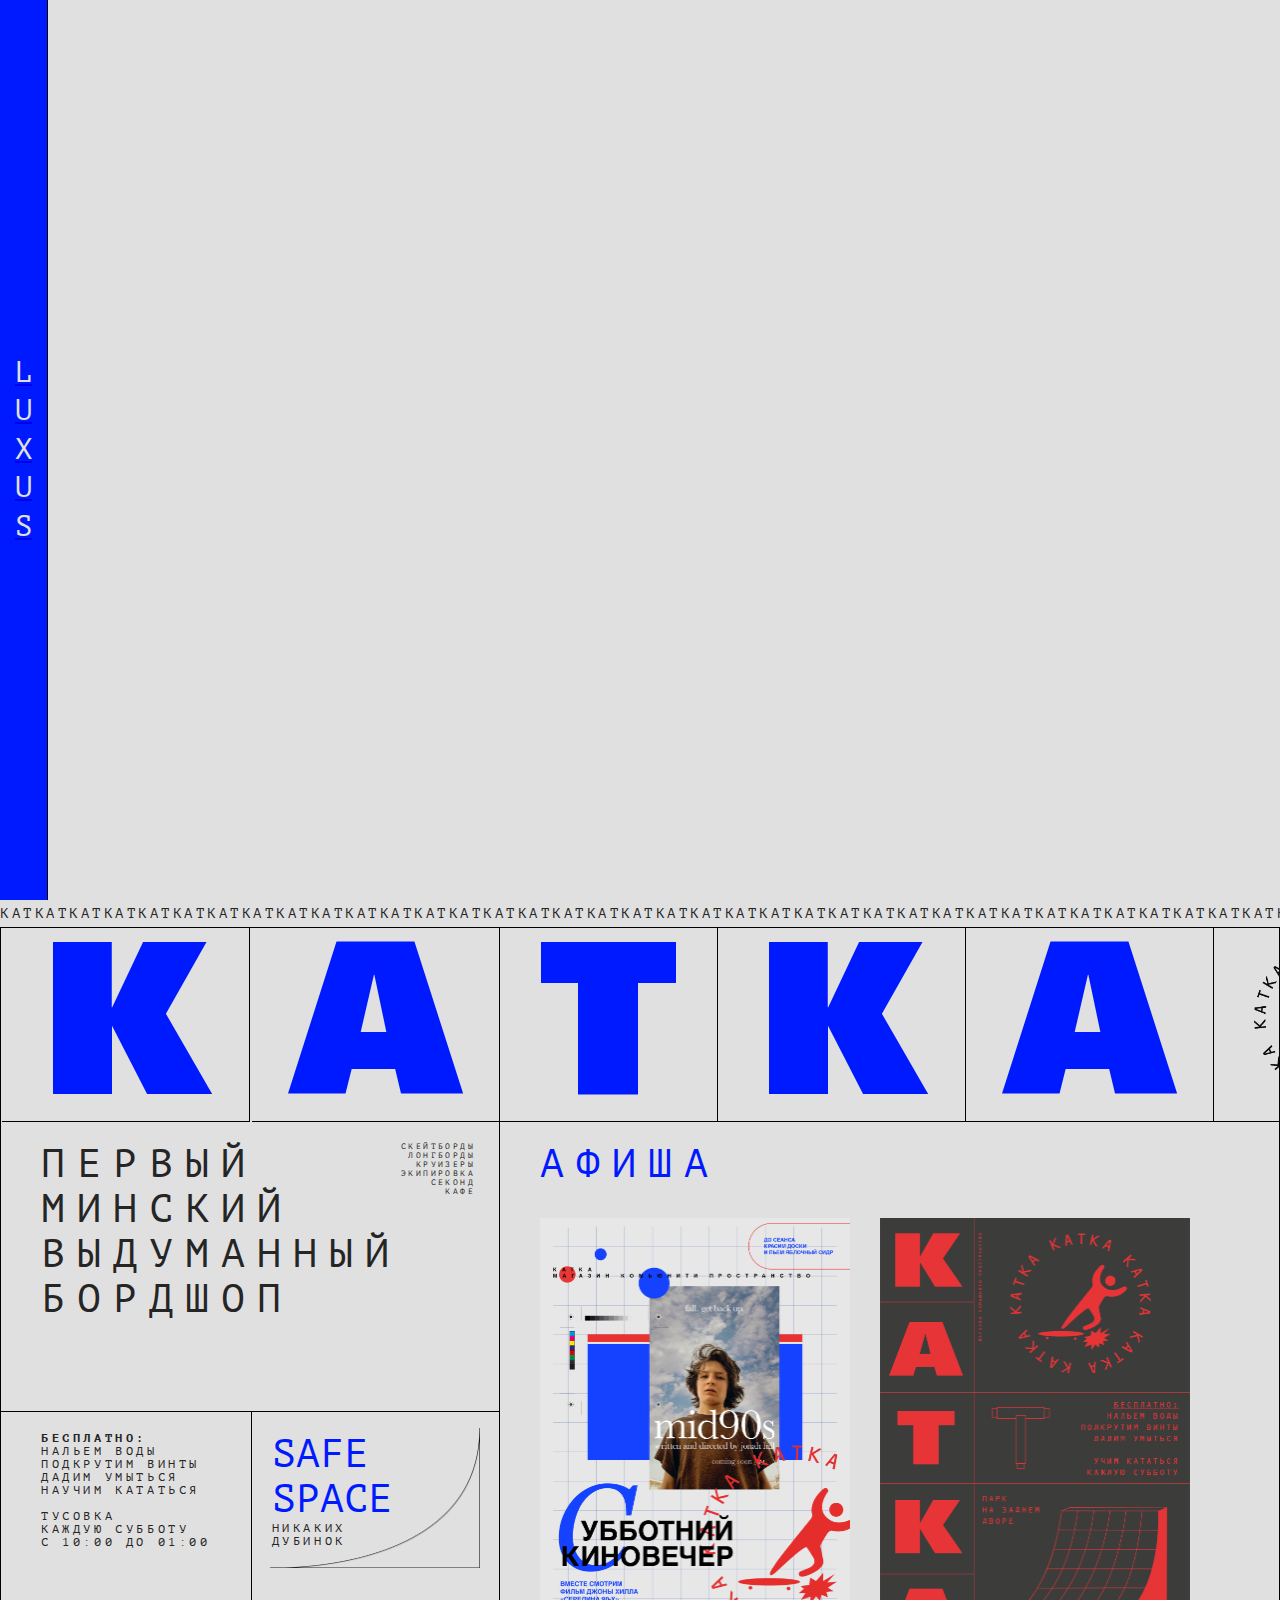
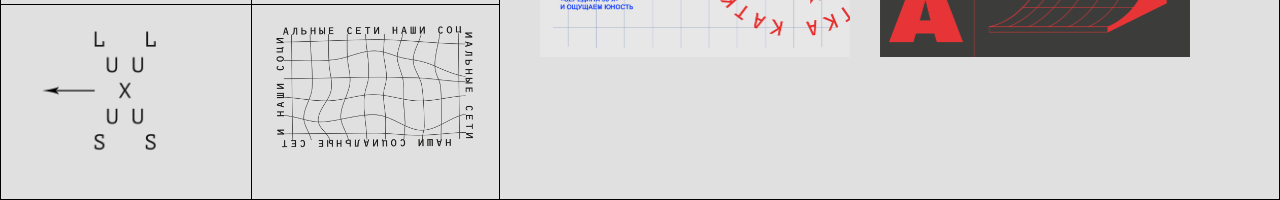
<file: katka.html>
<!DOCTYPE html>
<html lang="en">
<head>
    <meta charset="UTF-8">
    <meta name="viewport" content="width=device-width, initial-scale=1.0">
    <title>KATKA</title>
    <link rel="stylesheet" href="katka.css">
    <link rel="stylesheet" href="fonts.css">
</head>
<body>
<div>
    <a href="index.html"><div class="luxus-button">
        <div class="luxus-button-text">l<br>u<br>x<br>u<br>s</div>
    </div></a>
    <div class="stroka-katka">
        <span>каткаткаткаткаткаткаткаткаткаткаткаткаткаткаткаткаткаткаткаткаткаткаткаткаткаткаткаткаткаткаткаткаткаткаткаткаткаткаткаткаткаткаткаткаткаткаткаткаткаткаткаткаткаткаткаткаткаткаткаткаткаткаткаткаткаткаткаткаткаткаткат</span>
    <div class="katka-grid">
        <div class="div1-2 katka">K</div>
        <div class="div2-2 katka">A</div>
        <div class="div3-2 katka">T</div>
        <div class="div4-2 katka">K</div>
        <div class="div5-2 katka">A</div>
        <div class="div6-2"><img class="katka-logo" src="images/katka-logo.png" width="150px" alt="katka logo"></div>
        <div class="div7-2">
            <div class="first-bordshop">первый<br>минский<br>выдуманный<br>бордшоп</div>
            <div class="shop-items">скейтборды<br>лонгборды<br>круизеры<br>экипировка<br>секонд<br>кафе</div>
        </div>
        <div class="div8-2 katka-text">
            <div><b>бесплатно:</b><br>нальем воды<br>подкрутим винты<br>дадим умыться<br>научим кататься</div>
            <br>
            <div>тусовка<br>каждую субботу<br>с 10:00 до 01:00</div>
        </div>
        <div class="div9-2">
            <div class="safespace">safe<br>space</div>
            <div class="katka-text" >никаких<br>дубинок</div>
            <div><img class="rampa" src="images/rampa-mini.png" width="210px" alt="rampa"></div>
        </div>
        <div class="div10-2">
            <a href="index.html"><img src="images/luxus-left.png" width="150px" alt="back to luxus"></a>
        </div>
        <div class="div11-2">
            <img src="images/social-network.png" width="200px" alt="">
        </div>
        <div class="div12-2 afisha">афиша</div>
        <div class="div13-2">
            <div><img src="images/katkacinema.png" width="310px" style="margin-right: 30px" alt="katka cinema"></div>
            <div><img src="images/katkaposter2.png" width="310px"  alt="katka poster 2"></div>
        </div>
        <div class="div14-2 arrows-katka">d<br>d<br>d</div>
    </div>
</div>
</body>
</html>
</file>
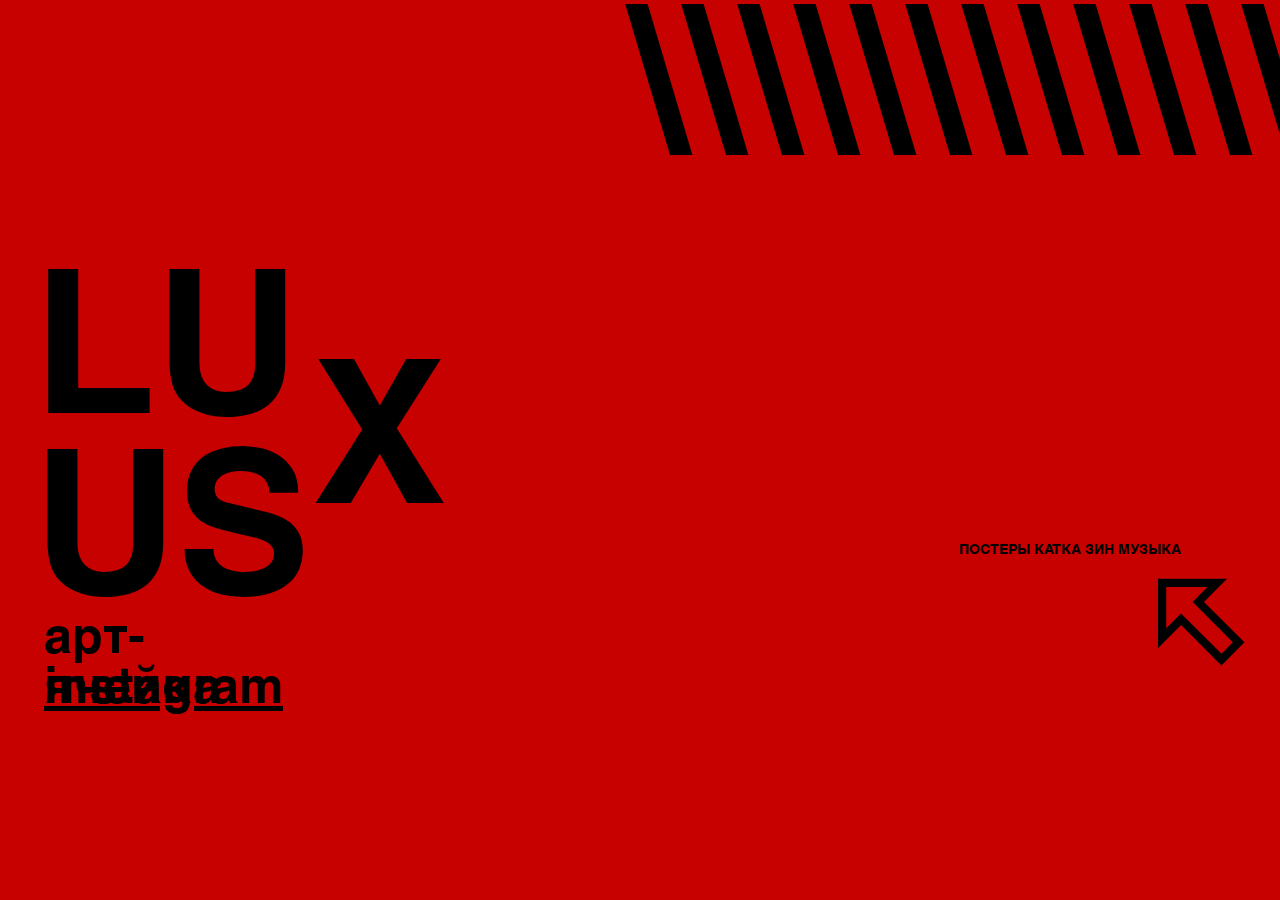
<file: project.html>
<!DOCTYPE html>
<html lang="en">
<head>
    <meta charset="UTF-8">
    <meta name="viewport" content="width=device-width, initial-scale=1.0">
    <title>LUXUSdemo</title>
    <link rel="stylesheet" href="project.css">
    <link rel="stylesheet" href="fonts.css">
</head>
<body>
    <h1 class="slash">\\\\\\\\\\\\</h1>
    <h1 class="logo">LU<br>&nbsp;&nbsp;&nbsp;&nbsp;&nbsp;X<br>US</h1>
    <h2>арт-ячейка</h2>
    <a href="https://www.instagram.com/luxus_suxul/">instagram</a>
    <h3>постеры катка зин музыка</h3>
    <p class="arrow">q</p>
</body>
</html>
</file>
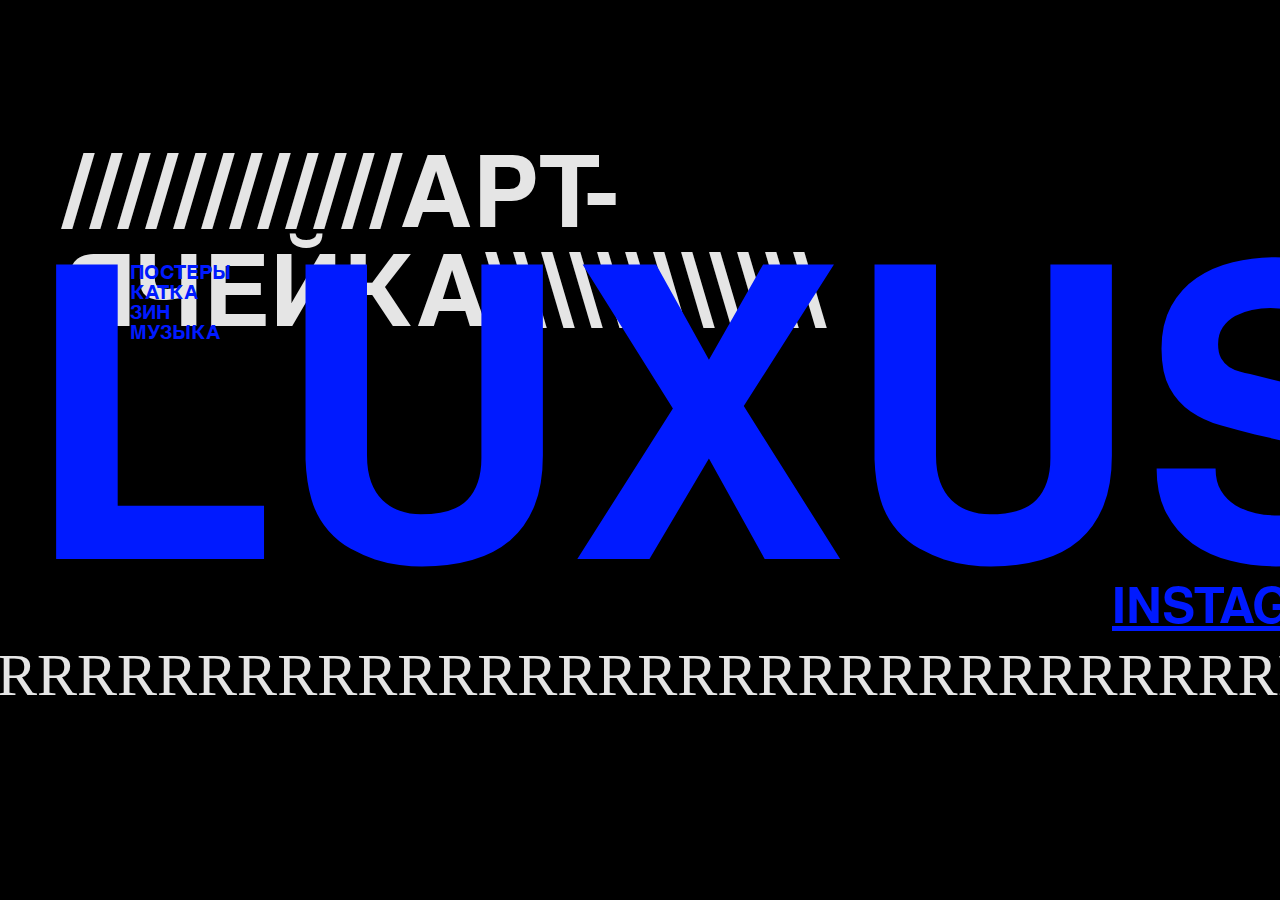
<file: project2.html>
<!DOCTYPE html>
<html lang="en">
<head>
    <meta charset="UTF-8">
    <meta name="viewport" content="width=device-width, initial-scale=1.0">
    <title>Project2</title>
    <link rel="stylesheet" href="project2.css">
    <link rel="stylesheet" href="fonts.css">
</head>
<body>
    <h2>////////////арт-ячейка\\\\\\\\\\\\</h2>
    <h1>luxus</h1>
    <p class="menu">постеры<br>катка<br>зин<br>музыка</p>
    <a href="https://www.instagram.com/luxus_suxul/" class="instagram">instagram</a>
    <p class="cursors">rrrrrrrrrrrrrrrrrrrrrrrrrrrrrrrrrrrrrrrrrr</p>
</body>
</html>
</file>
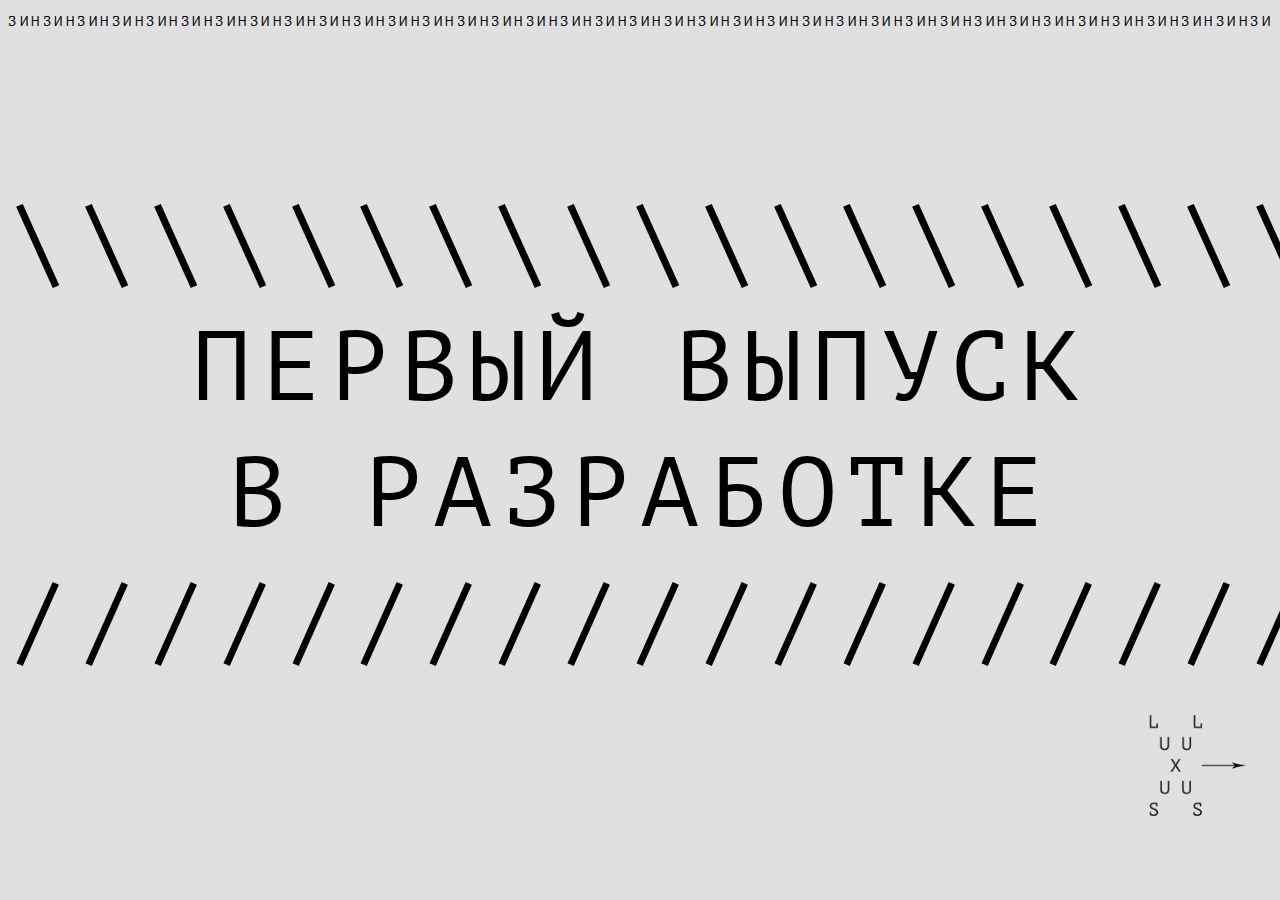
<file: zine.html>
<!DOCTYPE html>
<html lang="en">
<head>
    <meta charset="UTF-8">
    <meta name="viewport" content="width=device-width, initial-scale=1.0">
    <title>Document</title>
    <link rel="stylesheet" href="zine.css">
    <link rel="stylesheet" href="fonts.css">
</head>
<body>
    <div>
        <div class="zine-stroka">
            <div>зинзинзинзинзинзинзинзинзинзинзинзинзинзинзинзинзинзинзинзинзинзинзинзинзинзинзинзинзинзинзинзинзинзинзинзинзинзинзинзинзинзинзинзинзинзинзинзинзинзинзинзинзинзинзинзинзинзинзинзинзинзинзинзинзинзинзинзинзинзинзинзинзинзинзинзинз</div>
    </div> 
    <div>
        <p class="teaser-text-1" >\\\\\\\\\\\\\\\\\\\\\\\<br>первый выпуск<br>в разработке<br>///////////////////////</p>
    </div>
    <div>
        <a href="index.html"><img class="backtoluxus" src="images/luxus-right.png" alt="back to luxus"></a>
    </div>
</body>
</html>
</file>
<file: katka.css>
*,
*::after,
*::before {
    box-sizing: border-box;
}

body {
    background: rgb(224, 224, 224);
    font-family: 'PT Mono';
    color: rgb(37, 37, 37);
    /* text-align: center; */
    margin: 0 auto;
}

.luxus-button {
    width: 3rem;
    background-color: rgb(37, 37, 37);;
    height: 100vh;
    align-self: center;
    justify-content: center;
    text-align: center;
    line-height: 2.4rem;
    font-size: 1.8rem;
    display: flex;
    font-family: 'PT Mono';
    text-transform: uppercase;
    border-right: 1px solid black;
    text-decoration: none;
}

.luxus-button:hover {
    background-color: #001AFF;
    color: rgb(224, 224, 224);
}

.luxus-button-text {
    display: flex;
    align-self: center;
    text-align: center;
    justify-self: center;
    color: rgb(224, 224, 224);
}

.katka-grid {
    display: grid;
    grid-template-columns: repeat(6, 1fr);
    grid-template-rows: repeat(9, 1fr);
    grid-column-gap: 0px;
    grid-row-gap: 0px;
    height: 97vh;
    width: 100%;
    border: 1px solid black;
    text-align: center;
    
    }
    
    .div1-2 { 
        border-right: 1px solid black;
        border-bottom: 1px solid black;
        padding-left: 40px;
        padding-right: 40px;
        grid-area: 1 / 1 / 3 / 2; }
    .div2-2 { 
        border-right: 1px solid black;
        border-bottom: 1px solid black;
        padding-left: 40px;
        padding-right: 40px;
        grid-area: 1 / 2 / 3 / 3; }
    .div3-2 { 
        border-right: 1px solid black;
        border-bottom: 1px solid black;
        padding-left: 40px;
        padding-right: 40px;
        grid-area: 1 / 3 / 3 / 4; }
    .div4-2 { 
        border-right: 1px solid black;
        border-bottom: 1px solid black;
        padding-left: 40px;
        padding-right: 40px;
        grid-area: 1 / 4 / 3 / 5; }
    .div5-2 { 
        border-right: 1px solid black;
        border-bottom: 1px solid black;
        padding-left: 40px;
        padding-right: 40px;
        grid-area: 1 / 5 / 3 / 6; }
    .div6-2 { 
        border-bottom: 1px solid black;
        grid-area: 1 / 6 / 3 / 7;
        padding-left: 40px;
        padding-right: 40px;
        /* margin-top: 10px; */
    }
    .div7-2 { 
        border-right: 1px solid black;
        border-bottom: 1px solid black;
        grid-area: 3 / 1 / 6 / 3;
        padding-left: 40px;
        padding-right: 40px;
        padding-top: 20px;
        display: flex;
    }
    .div8-2 { 
        border-right: 1px solid black;
        border-bottom: 1px solid black;
        padding-top: 20px;
        padding-left: 40px;
        padding-right: 40px;
        grid-area: 6 / 1 / 8 / 2; }
    .div9-2 { 
        border-right: 1px solid black;
        border-bottom: 1px solid black;
        padding-top: 20px;
        padding-left: 20px;
        grid-area: 6 / 2 / 8 / 3; }
    .div10-2 { 
        border-right: 1px solid black;
        padding-right: 50px;
        padding-top: 10px;
        grid-area: 8 / 1 / 10 / 2; }
    .div11-2 { 
        border-right: 1px solid black;
        padding-top: 20px;
        grid-area: 8 / 2 / 10 / 3; }
    .div12-2 { 
        grid-area: 3 / 3 / 4 / 6;
        padding-top: 20px;
        padding-left: 40px;
        padding-right: 40px;
    }
    .div13-2 { 
        display: flex;
        padding-left: 40px;
        padding-right: 40px;
        grid-area: 4 / 3 / 10 / 6; }
    .div14-2 { 
        padding-left: 40px;
        grid-area: 3 / 6 / 10 / 7; }

    
.katka {
    font-family: 'PartnerBlack';
    color: #001AFF;
    font-size: 210px;
    text-transform: uppercase;
    line-height: 220px;
    display: flex;
    margin: 0 auto;
    }

.stroka-katka {
    width:100%;
    white-space:nowrap;
    overflow:hidden;
}

.stroka-katka span {
    font-family: PT Mono;
    font-size: 14px;
    line-height: 3vh;
    letter-spacing: 0.25em;
    text-transform: uppercase; 
    margin: 0 auto;
    animation: marquee 10s linear infinite;
    display:inline-block;
    }

@keyframes marquee {
    to {
    transform: translateX(calc(-100% / 4));
    }
}

.katka-logo {
    position: relative;
    top: 15px;
    animation: rotation 5s linear 0s infinite;
    }

@keyframes rotation {
    from {transform:rotate(0deg);}
    to {transform:rotate(360deg);}
    }

.first-bordshop {
    font-family: PT Mono;
    font-size: 40px;
    line-height: 45px;
    letter-spacing: 0.3em;
    text-transform: uppercase;
    text-align: left;
    }

.shop-items {
    font-family: PT Mono;
    font-size: 8px;
    line-height: 9px;
    text-align: right;
    letter-spacing: 0.3em;
    text-transform: uppercase;
    }

.afisha {
    font-family: PT Mono;
    font-size: 40px;
    line-height: 45px;
    letter-spacing: 0.3em;
    text-transform: uppercase;
    color: #001AFF;
    text-align: left;
    }

.katka-text {
    font-family: PT Mono;
    font-size: 12px;
    line-height: 13px;
    letter-spacing: 0.3em;
    text-transform: uppercase;
    text-align: left;
    }

.safespace {
    font-family: PT Mono;
    font-size: 40px;
    line-height: 45px;
    text-transform: uppercase;
    color: #001AFF;
    text-align: left;
    }

.arrows-katka {
    font-family: Cursor;
    font-size: 144px;
    line-height: 173px;
    letter-spacing: 0.3em;
    text-align: center;
    }

.rampa {
    position: relative;
    bottom: 120px;
    right: 10px;
    }
</file>
<file: fonts.css>
@font-face {
    font-family: 'PT Mono';
    src: url('fonts/PTMono-Regular.woff') format('woff'),
    url('fonts/PTMono-Regular.woff2') format('woff2');
    font-weight: normal;
    font-style: normal;
    font-display: swap;
}

@font-face {
    font-family: 'PT Mono';
    src: url('fonts/PTMono-Bold.woff2') format('woff2'),
        url('fonts/PTMono-Bold.woff') format('woff');
    font-weight: bold;
    font-style: normal;
    font-display: swap;
}

@font-face {
    font-family: 'NK57';
    src: url('fonts/NK57.woff2') format('woff2'),
        url('fonts/NK57.woff') format('woff');
    font-weight: bold;
    font-style: normal;
    font-display: swap;
}

@font-face {
    font-family: 'PartnerBlack';
    src: url('fonts/PartnerBlack.woff2') format('woff2'),
        url('fonts/PartnerBlack.woff') format('woff');
    font-weight: 900;
    font-style: normal;
    font-display: swap;
}

@font-face {
    font-family: 'Cursor Apple';
    src: url('fonts/Cursor-Apple.woff2') format('woff2'),
        url('fonts/Cursor-Apple.woff') format('woff');
    font-weight: normal;
    font-style: normal;
    font-display: swap;
}

@font-face {
    font-family: 'PT Sans Caption';
    src: url('fonts/PTSans-Caption.woff2') format('woff2'),
        url('fonts/PTSans-Caption.woff') format('woff');
    font-weight: normal;
    font-style: normal;
    font-display: swap;
}
</file>
<file: project.css>
body {
    font-family: 'NK57';
    background: #C70000;
    color: black;
}

h1 {
    font-family: 'NK57';
    font-weight: bold;
    font-size: 200px;
    font-style: normal;
    font-display: swap;
}

.slash {
    position: absolute;
    width: 668px;
    height: 199px;
    left: 631px;
    top: 0px;
    margin-top: 0;
}

.logo {
    position: absolute;
    width: 445px;
    height: 298px;
    left: 33px;
    top: 317px;
    font-size: 200px;
    line-height: 90px;
    margin: 0;
}

h2 {
    position: absolute;
    width: 276px;
    height: 50px;
    left: 44px;
    top: 615px;
    font-size: 50px;
    line-height: 50px;
    margin: 0;
}

a {
    position: absolute;
    width: 238px;
    height: 50px;
    left: 44px;
    top: 665px;
    font-size: 50px;
    line-height: 50px;
    margin: 0;
    color: black;
}

h3 {
    position: absolute;
    width: 239px;
    height: 11px;
    left: 959px;
    top: 530px;
    font-size: 14px;
    line-height: 14px;
    text-transform: uppercase;
}

.arrow {
    position: absolute;
    width: 99px;
    height: 237px;
    left: 1148px;
    top: 465px;
    font-family: 'Cursor Apple';
    font-size: 200px;
    line-height: 240px;
    margin: 0;
}
</file>
<file: project2.css>
body {
    background: black;
    font-family: 'NK57';
}

h2 {
    position: absolute;
    width: 1311px;
    height: 99px;
    left: 64px;
    top: 152px;
    font-size: 100px;
    line-height: 99px;
    font-feature-settings: 'hist' on;
    color: #E5E5E5;
    text-transform: uppercase;
    margin: 0;
}

h1 {
    position: absolute;
    width: 1390px;
    height: 407px;
    left: 25px;
    top: 251px;
    font-size: 410px;
    line-height: 407px;
    color: #001AFF;
    margin: 0;
    text-transform: uppercase;
}

.menu {
    position: absolute;
    width: 119px;
    height: 90px;
    left: 130px;
    top: 264px;
    font-size: 20px;
    line-height: 20px;
    text-transform: uppercase;
    color: #001AFF;
    margin: 0;
    text-transform: uppercase;
}

.instagram {
    position: absolute;
    width: 293px;
    height: 50px;
    left: 1112px;
    top: 585px;
    font-size: 50px;
    line-height: 50px;
    text-transform: uppercase;
    color: #001AFF;
    margin: 0;
}

.cursors {
    position: absolute;
    width: 1443px;
    height: 72px;
    left: -3px;
    top: 639px;
    font-family: 'Cursor';
    font-size: 60px;
    line-height: 72px;
    text-transform: uppercase;
    color: #E5E5E5;
    margin: 0;
}
</file>
<file: zine.css>
*,
*::after,
*::before {
    box-sizing: border-box;
}

body {
    max-height: 100vh;
    background: rgb(224, 224, 224);
}

.zine-stroka {
    width:100%;
    white-space:nowrap;
    overflow:hidden;
}

.zine-stroka div {
    font-family: PT Mono;
    font-size: 14px;
    line-height: 3vh;
    letter-spacing: 0.25em;
    text-transform: uppercase; 
    margin: 0 auto;
    animation: marquee 10s linear infinite;
    display:inline-block;
}

@keyframes marquee {
    to {
    transform: translateX(calc(-100% / 4));
    }
  }

.teaser-text-1 {
    font-family: PT Mono;
    font-size: 11vh;
    line-height: 14vh;
    margin: 0 auto;
    text-align: center;
    letter-spacing: 0.1em;
    text-transform: uppercase;
    position: relative;
    top: 16vh;
}

.backtoluxus {
    width: 10vw;
    position: relative;
    top: 18vh;
    left: 88vw;

}
</file>
